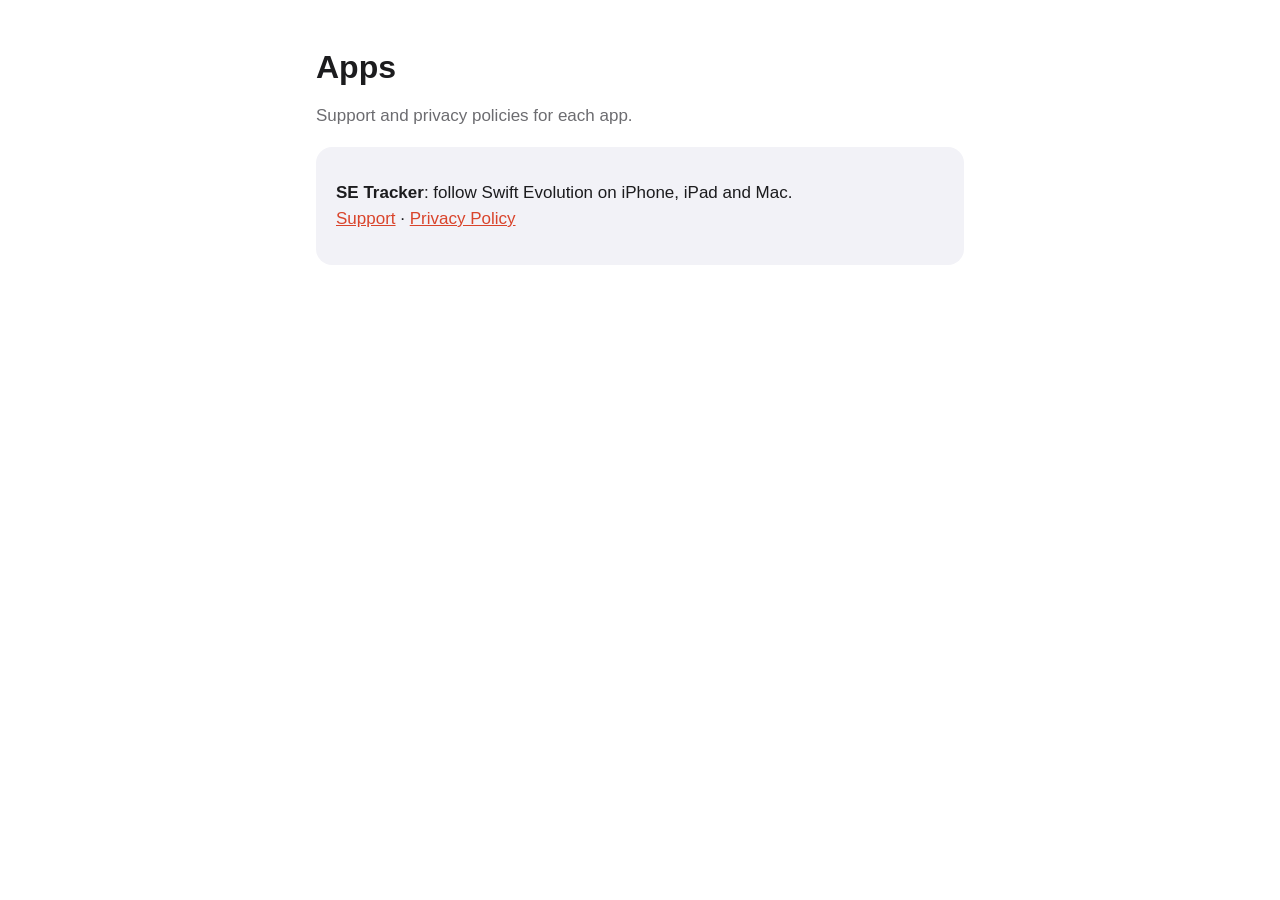
<file: index.html>
<!doctype html>
<html lang="en">
<head>
<meta charset="utf-8">
<meta name="viewport" content="width=device-width, initial-scale=1">
<title>Abdul Ahad's Apps</title>
<meta name="description" content="Support and privacy policies for Abdul Ahad's apps.">
<link rel="stylesheet" href="/style.css">
</head>
<body>
<main>
<h1>Apps</h1>
<p class="muted">Support and privacy policies for each app.</p>
<div class="card">
<p><strong>SE Tracker</strong>: follow Swift Evolution on iPhone, iPad and Mac.<br>
<a href="/setracker/">Support</a> · <a href="/setracker/privacy/">Privacy Policy</a></p>
</div>
</main>
</body>
</html>
</file>
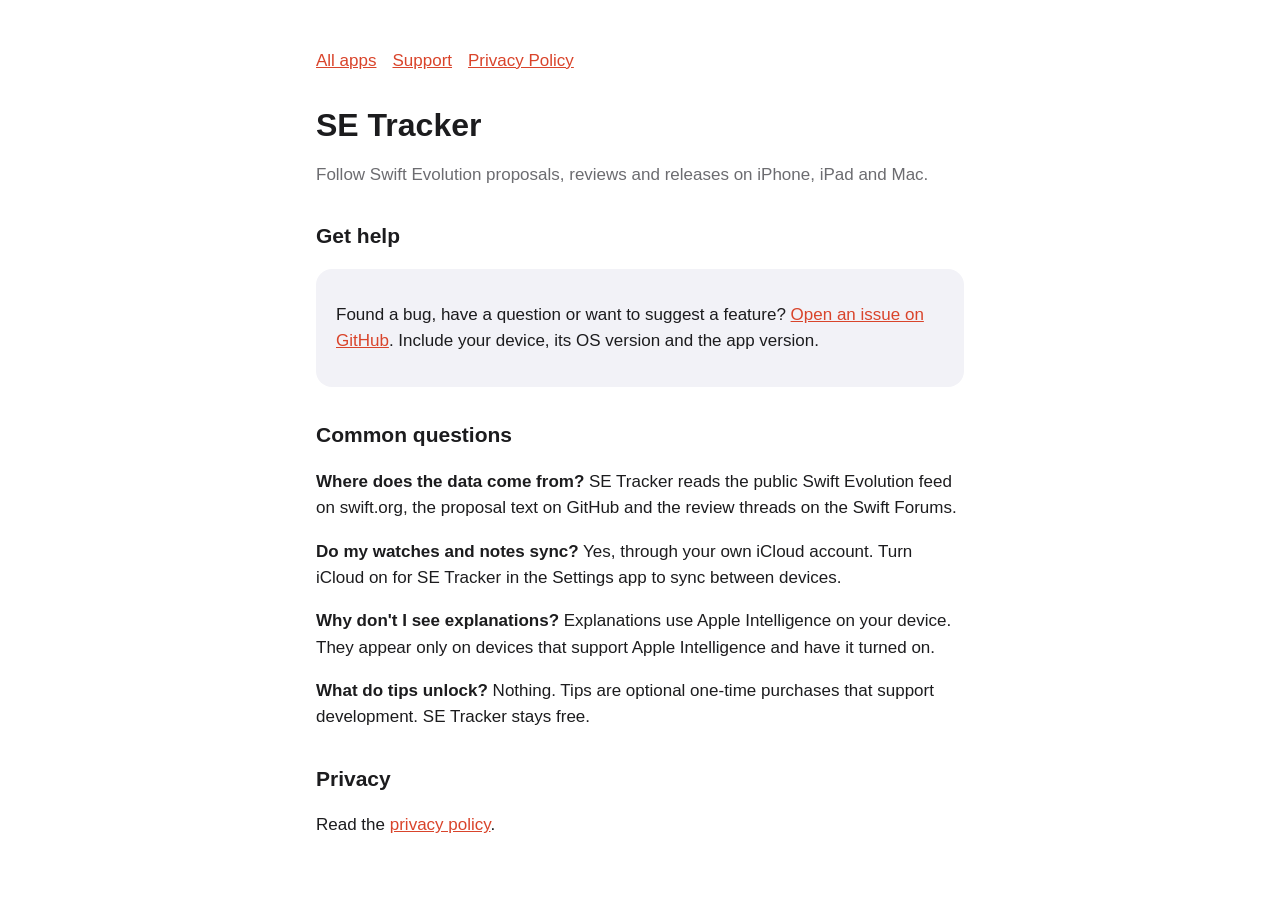
<file: setracker/index.html>
<!doctype html>
<html lang="en">
<head>
<meta charset="utf-8">
<meta name="viewport" content="width=device-width, initial-scale=1">
<title>SE Tracker Support</title>
<meta name="description" content="Support for SE Tracker, the Swift Evolution tracker for iPhone, iPad and Mac.">
<link rel="stylesheet" href="/style.css">
</head>
<body>
<main>
<nav><a href="/">All apps</a><a href="/setracker/">Support</a><a href="/setracker/privacy/">Privacy Policy</a></nav>
<h1>SE Tracker</h1>
<p class="muted">Follow Swift Evolution proposals, reviews and releases on iPhone, iPad and Mac.</p>

<h2>Get help</h2>
<div class="card">
<p>Found a bug, have a question or want to suggest a feature? <a href="https://github.com/abdul10ahad/abdul10ahad.github.io/issues/new">Open an issue on GitHub</a>. Include your device, its OS version and the app version.</p>
</div>

<h2>Common questions</h2>
<p><strong>Where does the data come from?</strong> SE Tracker reads the public Swift Evolution feed on swift.org, the proposal text on GitHub and the review threads on the Swift Forums.</p>
<p><strong>Do my watches and notes sync?</strong> Yes, through your own iCloud account. Turn iCloud on for SE Tracker in the Settings app to sync between devices.</p>
<p><strong>Why don't I see explanations?</strong> Explanations use Apple Intelligence on your device. They appear only on devices that support Apple Intelligence and have it turned on.</p>
<p><strong>What do tips unlock?</strong> Nothing. Tips are optional one-time purchases that support development. SE Tracker stays free.</p>

<h2>Privacy</h2>
<p>Read the <a href="/setracker/privacy/">privacy policy</a>.</p>
</main>
</body>
</html>
</file>
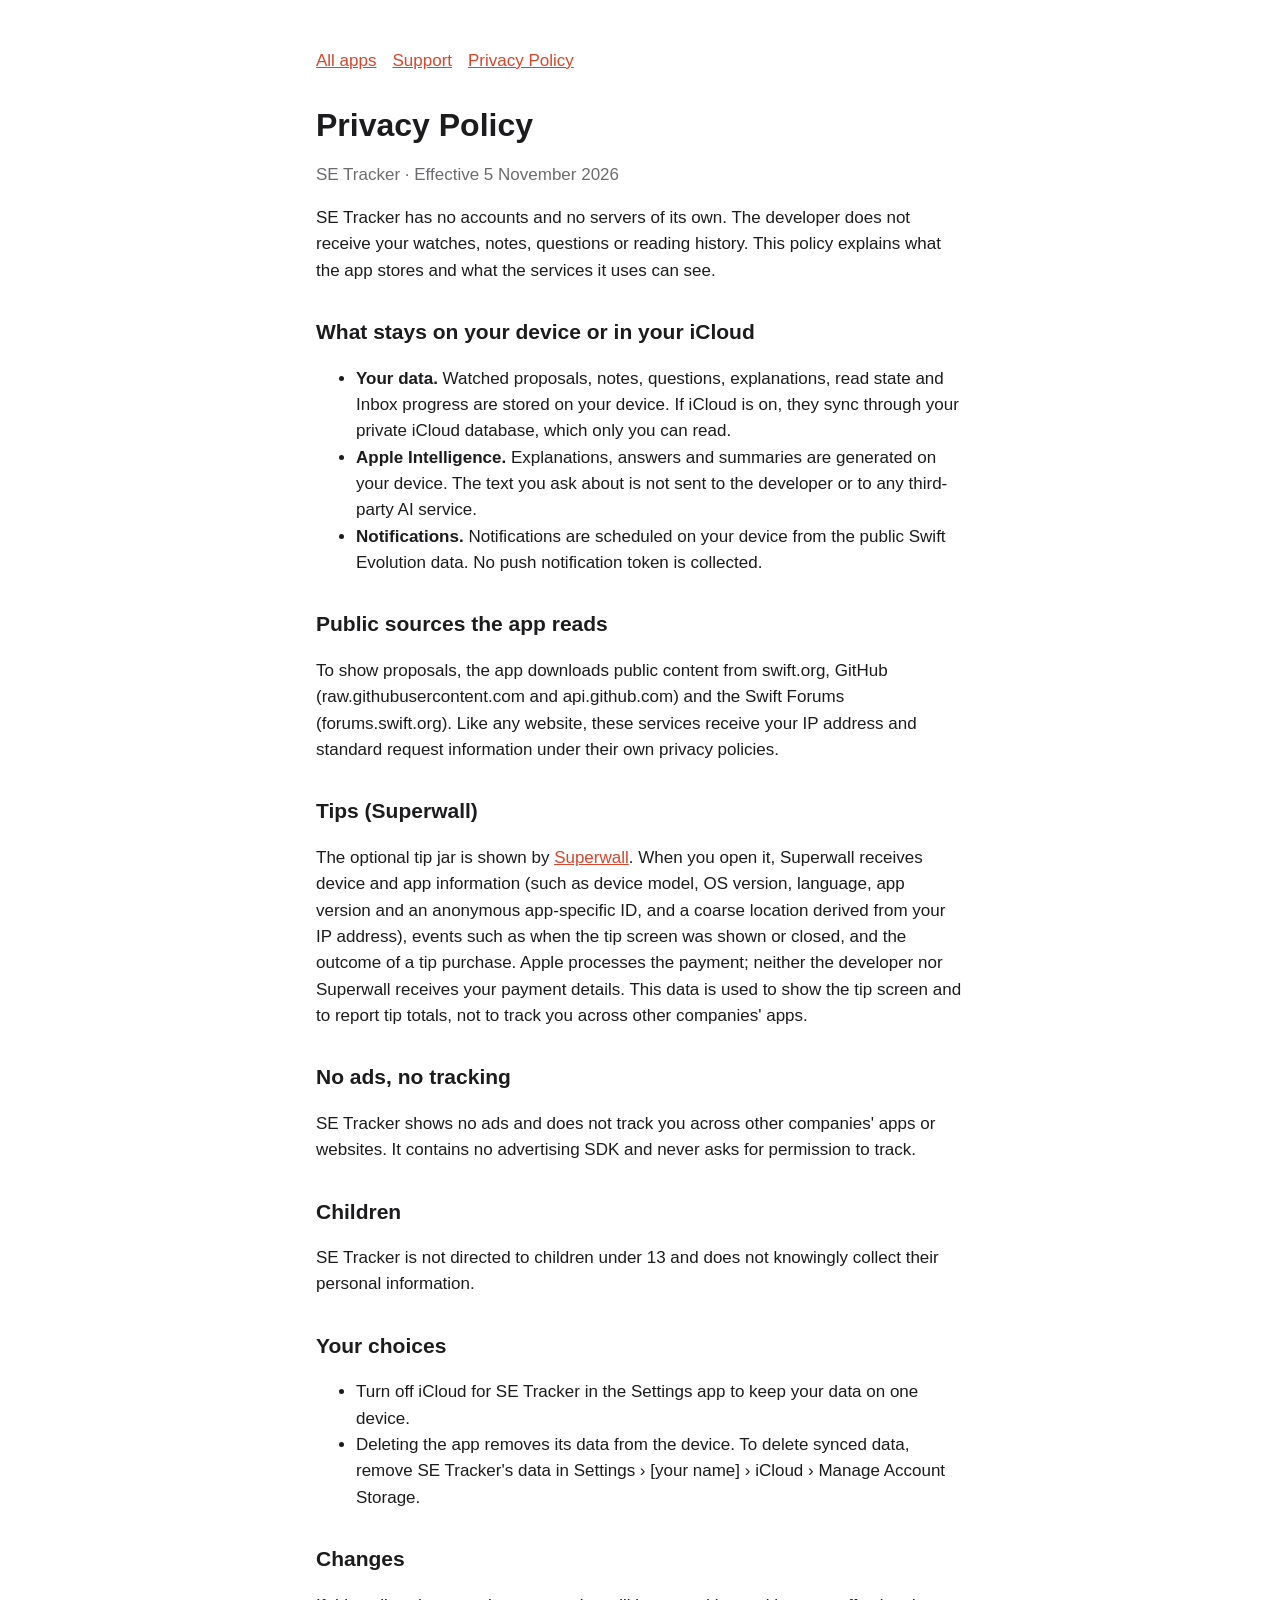
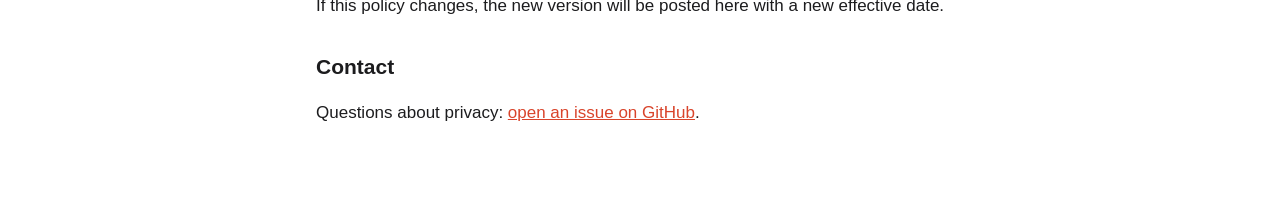
<file: setracker/privacy/index.html>
<!doctype html>
<html lang="en">
<head>
<meta charset="utf-8">
<meta name="viewport" content="width=device-width, initial-scale=1">
<title>SE Tracker Privacy Policy</title>
<meta name="description" content="What SE Tracker collects, why, and who it shares it with.">
<link rel="stylesheet" href="/style.css">
</head>
<body>
<main>
<nav><a href="/">All apps</a><a href="/setracker/">Support</a><a href="/setracker/privacy/">Privacy Policy</a></nav>
<h1>Privacy Policy</h1>
<p class="muted">SE Tracker · Effective 5 November 2026</p>

<p>SE Tracker has no accounts and no servers of its own. The developer does not receive your watches, notes, questions or reading history. This policy explains what the app stores and what the services it uses can see.</p>

<h2>What stays on your device or in your iCloud</h2>
<ul>
<li><strong>Your data.</strong> Watched proposals, notes, questions, explanations, read state and Inbox progress are stored on your device. If iCloud is on, they sync through your private iCloud database, which only you can read.</li>
<li><strong>Apple Intelligence.</strong> Explanations, answers and summaries are generated on your device. The text you ask about is not sent to the developer or to any third-party AI service.</li>
<li><strong>Notifications.</strong> Notifications are scheduled on your device from the public Swift Evolution data. No push notification token is collected.</li>
</ul>

<h2>Public sources the app reads</h2>
<p>To show proposals, the app downloads public content from swift.org, GitHub (raw.githubusercontent.com and api.github.com) and the Swift Forums (forums.swift.org). Like any website, these services receive your IP address and standard request information under their own privacy policies.</p>

<h2>Tips (Superwall)</h2>
<p>The optional tip jar is shown by <a href="https://superwall.com/privacy">Superwall</a>. When you open it, Superwall receives device and app information (such as device model, OS version, language, app version and an anonymous app-specific ID, and a coarse location derived from your IP address), events such as when the tip screen was shown or closed, and the outcome of a tip purchase. Apple processes the payment; neither the developer nor Superwall receives your payment details. This data is used to show the tip screen and to report tip totals, not to track you across other companies' apps.</p>

<h2>No ads, no tracking</h2>
<p>SE Tracker shows no ads and does not track you across other companies' apps or websites. It contains no advertising SDK and never asks for permission to track.</p>

<h2>Children</h2>
<p>SE Tracker is not directed to children under 13 and does not knowingly collect their personal information.</p>

<h2>Your choices</h2>
<ul>
<li>Turn off iCloud for SE Tracker in the Settings app to keep your data on one device.</li>
<li>Deleting the app removes its data from the device. To delete synced data, remove SE Tracker's data in Settings › [your name] › iCloud › Manage Account Storage.</li>
</ul>

<h2>Changes</h2>
<p>If this policy changes, the new version will be posted here with a new effective date.</p>

<h2>Contact</h2>
<p>Questions about privacy: <a href="https://github.com/abdul10ahad/abdul10ahad.github.io/issues/new">open an issue on GitHub</a>.</p>
</main>
</body>
</html>
</file>
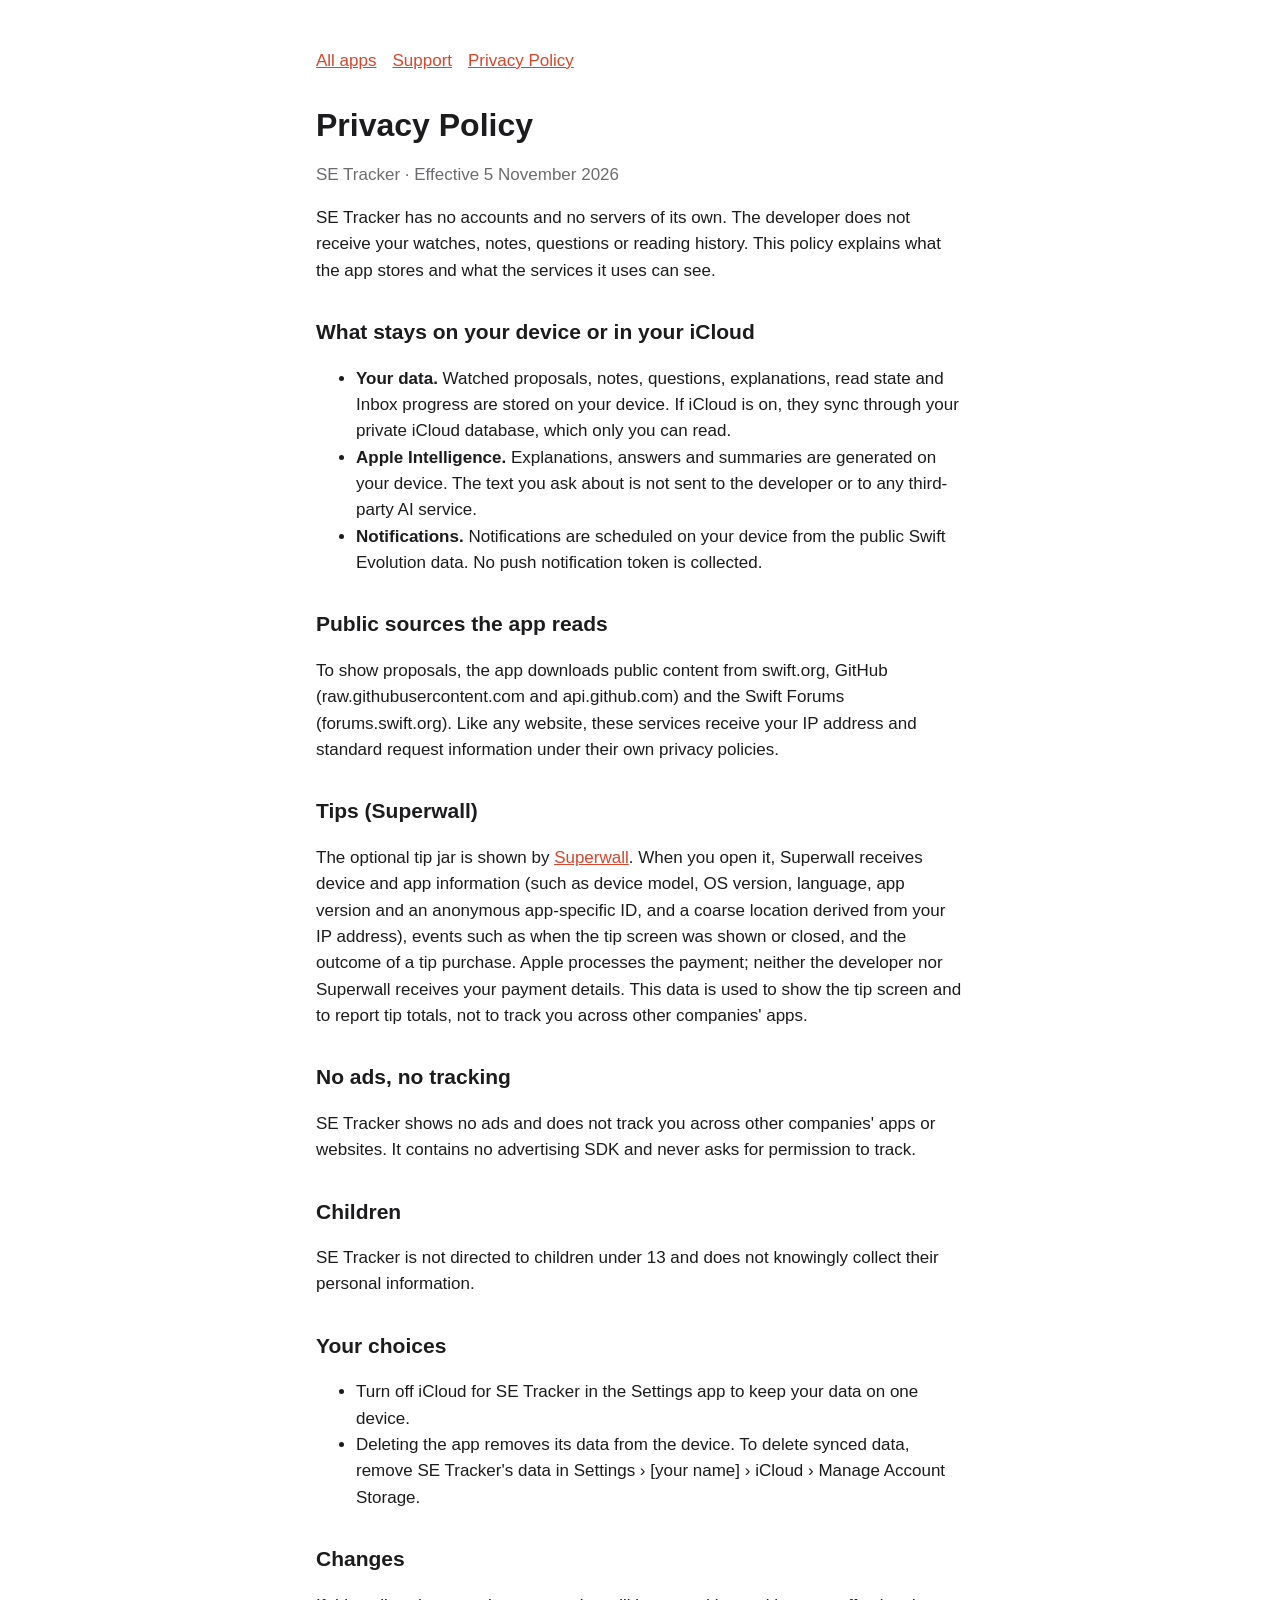
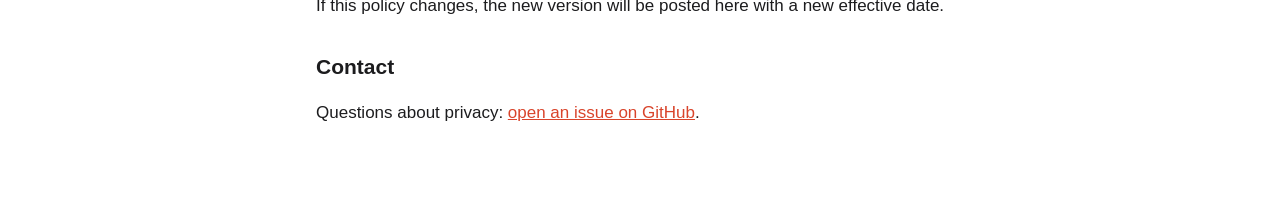
<file: privacy.html>
<!doctype html>
<meta charset="utf-8">
<title>SE Tracker Privacy Policy</title>
<meta http-equiv="refresh" content="0; url=/setracker/privacy/">
<link rel="canonical" href="/setracker/privacy/">
<a href="/setracker/privacy/">SE Tracker Privacy Policy</a>
</file>
<file: style.css>
:root { --bg:#ffffff; --text:#1c1c1e; --muted:#6c6c70; --accent:#d9442b; --card:#f2f2f7; }
@media (prefers-color-scheme: dark) { :root { --bg:#000000; --text:#f2f2f7; --muted:#aeaeb2; --accent:#ff6b4a; --card:#1c1c1e; } }
* { box-sizing: border-box; }
body { margin:0; background:var(--bg); color:var(--text); font:17px/1.55 -apple-system, BlinkMacSystemFont, "Helvetica Neue", sans-serif; }
main { max-width:680px; margin:0 auto; padding:48px 16px 64px; }
h1 { font-size:32px; line-height:1.2; margin:0 0 8px; }
h2 { font-size:21px; margin:32px 0 8px; }
p, li { color:var(--text); }
.muted { color:var(--muted); }
a { color:var(--accent); }
.card { background:var(--card); border-radius:16px; padding:16px 20px; margin:16px 0; }
nav { margin-bottom:32px; }
nav a { margin-right:16px; }
</file>
